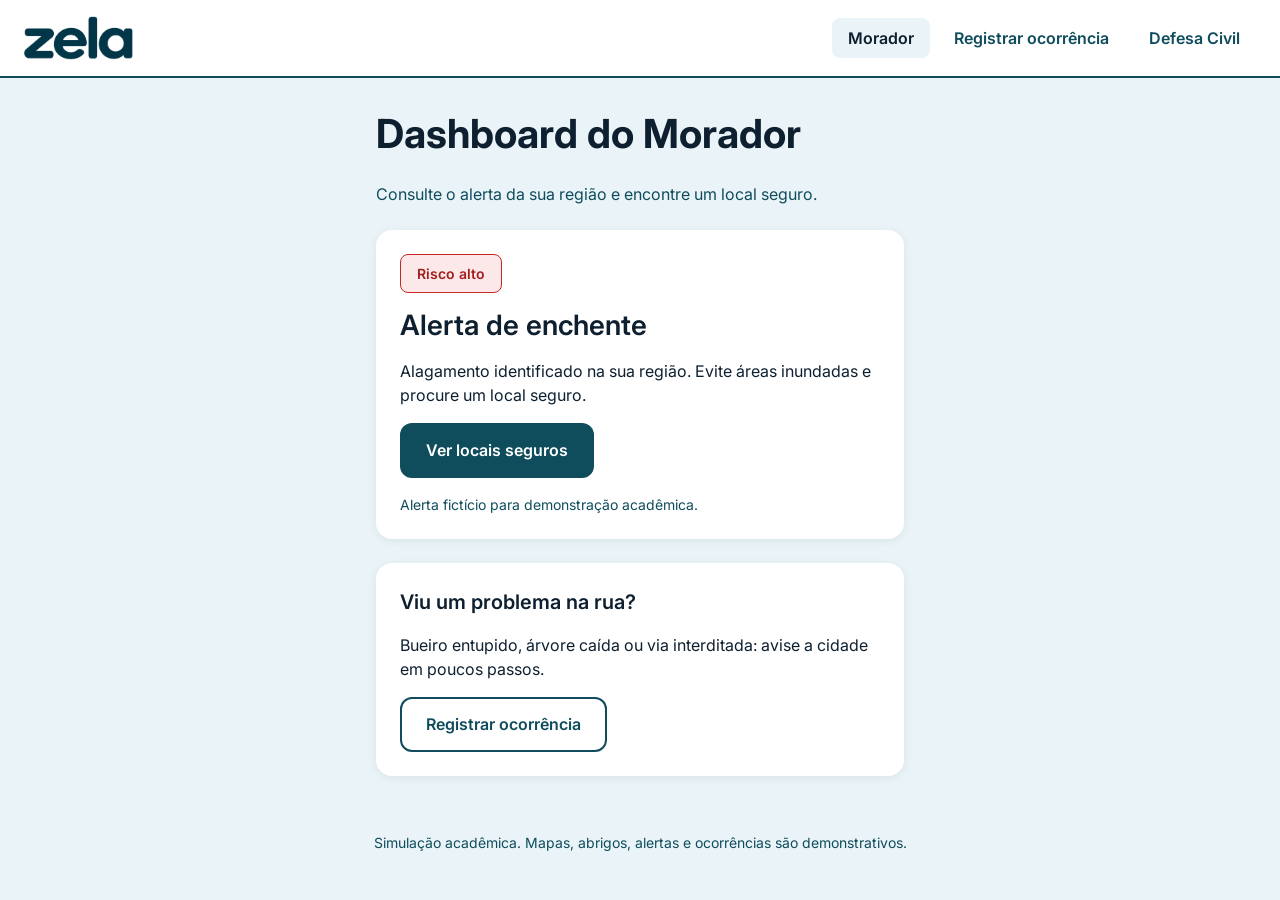
<file: código/index.html>
<!DOCTYPE html>
<html lang="pt-br">
<head>
    <meta charset="UTF-8">
    <meta name="viewport" content="width=device-width, initial-scale=1.0">
    <title>ZELA - Dashboard do Morador</title>
    <link href="https://fonts.googleapis.com/css2?family=Inter:wght@400;600;700&display=swap" rel="stylesheet">
    <link rel="stylesheet" href="css/style.css">
    <link rel="stylesheet" href="css/componentes.css">
</head>
<body>

    <header class="cabecalho">
        <a href="index.html" class="cabecalho__marca">
            <img src="img/logo-zela.png" alt="ZELA - página inicial" class="cabecalho__logo">
        </a>

        <nav class="cabecalho__navegacao">
            <a href="index.html" class="cabecalho__link" aria-current="page">Morador</a>
            <a href="ocorrencia.html" class="cabecalho__link">Registrar ocorrência</a>
            <a href="autoridade.html" class="cabecalho__link">Defesa Civil</a>
        </nav>
    </header>

    <main class="pagina">

        <h1 class="pagina__titulo">Dashboard do Morador</h1>
        <p class="pagina__descricao">Consulte o alerta da sua região e encontre um local seguro.</p>

        <article class="card-alerta" aria-labelledby="titulo-alerta">

            <p class="selo selo--risco-alto">Risco alto</p>

            <h2 class="card-alerta__titulo" id="titulo-alerta">Alerta de enchente</h2>

            <p class="card-alerta__mensagem">
                Alagamento identificado na sua região. Evite áreas inundadas
                e procure um local seguro.
            </p>

            <a href="local-seguro.html" class="botao botao--primario">Ver locais seguros</a>

            <p class="card-alerta__aviso">Alerta fictício para demonstração acadêmica.</p>
        </article>

        <section class="atalhos" aria-labelledby="titulo-atalhos">
            <h2 class="atalhos__titulo" id="titulo-atalhos">Viu um problema na rua?</h2>
            <p class="atalhos__descricao">
                Bueiro entupido, árvore caída ou via interditada: avise a cidade em poucos passos.
            </p>
            <a href="ocorrencia.html" class="botao botao--secundario">Registrar ocorrência</a>
        </section>

    </main>

    <footer class="rodape">
        <p>Simulação acadêmica. Mapas, abrigos, alertas e ocorrências são demonstrativos.</p>
    </footer>

</body>
</html>
</file>
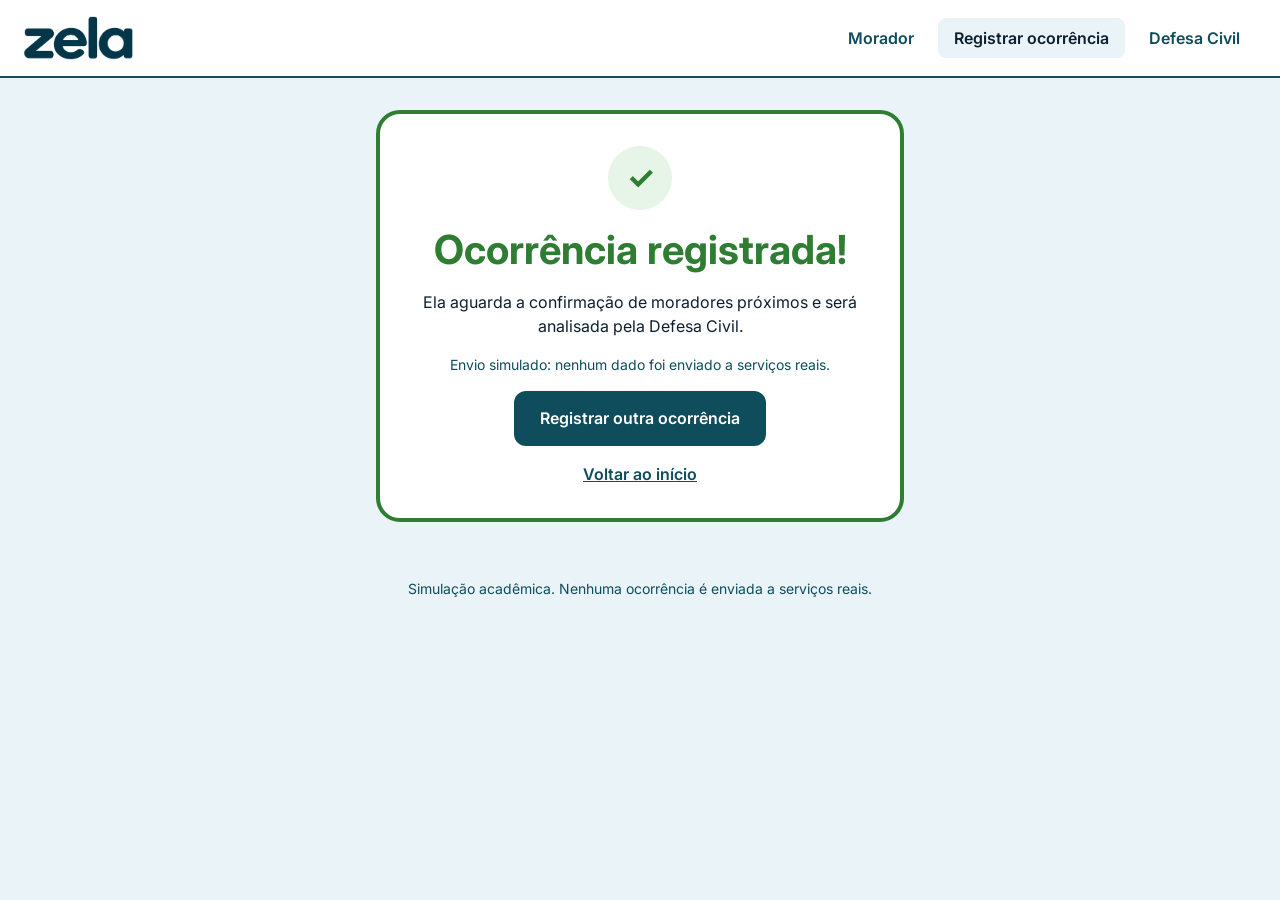
<file: código/confirmacao.html>
<!DOCTYPE html>
<html lang="pt-br">
<head>
    <meta charset="UTF-8">
    <meta name="viewport" content="width=device-width, initial-scale=1.0">
    <title>ZELA - Ocorrência registrada</title>
    <link href="https://fonts.googleapis.com/css2?family=Inter:wght@400;600;700&display=swap" rel="stylesheet">
    <link rel="stylesheet" href="css/style.css">
    <link rel="stylesheet" href="css/componentes.css">
</head>
<body>

    <header class="cabecalho">
        <a href="index.html" class="cabecalho__marca">
            <img src="img/logo-zela.png" alt="ZELA - página inicial" class="cabecalho__logo">
        </a>

        <nav class="cabecalho__navegacao">
            <a href="index.html" class="cabecalho__link">Morador</a>

            <a href="ocorrencia.html" class="cabecalho__link" aria-current="page">Registrar ocorrência</a>
            <a href="autoridade.html" class="cabecalho__link">Defesa Civil</a>
        </nav>
    </header>

    <main class="pagina">

        <section class="banner banner--sucesso">
            <p class="banner__icone" aria-hidden="true">✓</p>

            <h1 class="banner__titulo">Ocorrência registrada!</h1>

            <p class="banner__mensagem">
                Ela aguarda a confirmação de moradores próximos e será analisada pela Defesa Civil.
            </p>

            <p class="banner__aviso">
                Envio simulado: nenhum dado foi enviado a serviços reais.
            </p>

            <div class="banner__acoes">
                <a href="ocorrencia.html" class="botao botao--primario">Registrar outra ocorrência</a>
                <a href="index.html" class="link">Voltar ao início</a>
            </div>
        </section>

    </main>

    <footer class="rodape">
        <p>Simulação acadêmica. Nenhuma ocorrência é enviada a serviços reais.</p>
    </footer>

</body>
</html>
</file>
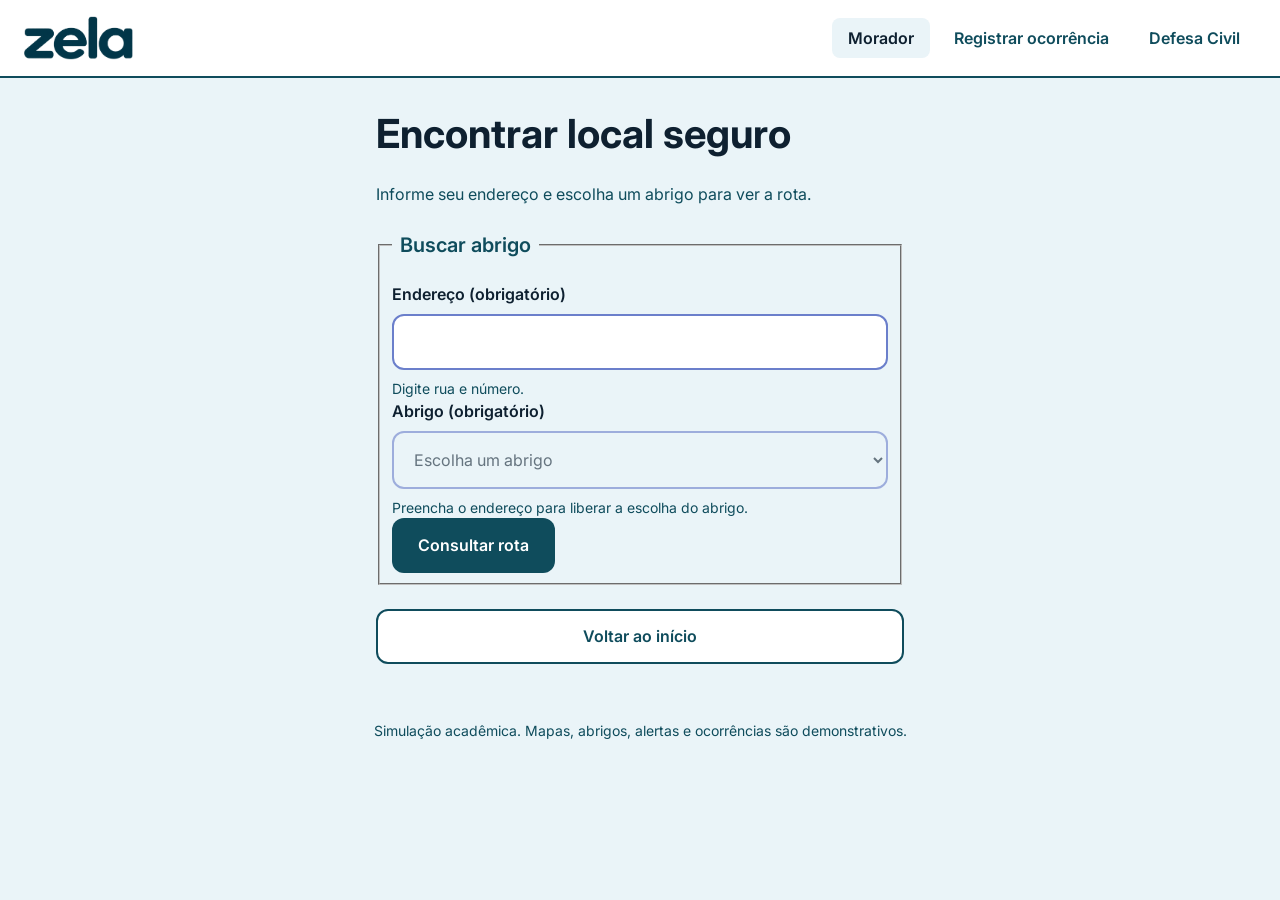
<file: código/local-seguro.html>
<!DOCTYPE html>
<html lang="pt-br">
<head>
    <meta charset="UTF-8">
    <meta name="viewport" content="width=device-width, initial-scale=1.0">
    <title>ZELA - Local seguro</title>
    <link href="https://fonts.googleapis.com/css2?family=Inter:wght@400;600;700&display=swap" rel="stylesheet">
    <link rel="stylesheet" href="css/style.css">
    <link rel="stylesheet" href="css/componentes.css">
    <script src="js/local-seguro.js" defer></script>
</head>
<body>

    <header class="cabecalho">
        <a href="index.html" class="cabecalho__marca">
            <img src="img/logo-zela.png" alt="ZELA - página inicial" class="cabecalho__logo">
        </a>

        <nav class="cabecalho__navegacao">
            <a href="index.html" class="cabecalho__link" aria-current="page">Morador</a>
            <a href="ocorrencia.html" class="cabecalho__link">Registrar ocorrência</a>
            <a href="autoridade.html" class="cabecalho__link">Defesa Civil</a>
        </nav>
    </header>

    <main class="pagina">

        <h1 class="pagina__titulo">Encontrar local seguro</h1>
        <p class="pagina__descricao">Informe seu endereço e escolha um abrigo para ver a rota.</p>

        <!-- [FALTA] Painel de Busca (componente composto) – Frente E (integração): CSS do .painel-busca e .painel-busca__grupo com os 6 estados + js/local-seguro.js -->
        <form class="painel-busca" id="painel-busca" novalidate>
            <fieldset class="painel-busca__grupo" id="grupo-busca">
                <legend class="grupo__titulo">Buscar abrigo</legend>

                <p class="painel-busca__erro" id="erro-geral" aria-live="polite"></p>

                <!-- [PRONTO] Campo de Texto – Frente B: HTML e CSS com os 6 estados -->
                <div class="campo" id="campo-endereco">
                    <label for="endereco" class="campo__rotulo">Endereço (obrigatório)</label>
                    <input type="text" id="endereco" name="endereco" class="campo__entrada"
                        aria-describedby="ajuda-endereco erro-endereco">
                    <p class="campo__ajuda" id="ajuda-endereco">Digite rua e número.</p>
                    <p class="campo__erro" id="erro-endereco" aria-live="polite"></p>
                </div>

                <!-- [PRONTO] Campo de Seleção – Frente B: HTML e CSS com os 6 estados -->
                <div class="campo" id="campo-abrigo">
                    <label for="abrigo" class="campo__rotulo">Abrigo (obrigatório)</label>
                    <select id="abrigo" name="abrigo" class="campo__entrada campo__selecao"
                        aria-describedby="ajuda-abrigo erro-abrigo" disabled>
                        <option value="">Escolha um abrigo</option>
                        <option value="a">Abrigo A</option>
                        <option value="b">Abrigo B</option>
                    </select>
                    <p class="campo__ajuda" id="ajuda-abrigo">Preencha o endereço para liberar a escolha do abrigo.</p>
                    <p class="campo__erro" id="erro-abrigo" aria-live="polite"></p>
                </div>

                <!-- [AJUSTE] Botão – Frente A -->
                <button type="submit" class="botao botao--primario" id="botao-consultar">Consultar rota</button>
            </fieldset>
        </form>

        <section class="resultado" id="resultado" aria-labelledby="titulo-resultado" hidden>
            <h2 id="titulo-resultado">Rota até o abrigo</h2>

            <!-- [FALTA] Card de Local Seguro – Frente C -->

            <!-- [FALTA] Mapa Demonstrativo – Frente E (integração) -->
        </section>

        <a href="index.html" class="botao botao--secundario">Voltar ao início</a>

    </main>

    <footer class="rodape">
        <p>Simulação acadêmica. Mapas, abrigos, alertas e ocorrências são demonstrativos.</p>
    </footer>

</body>
</html>
</file>
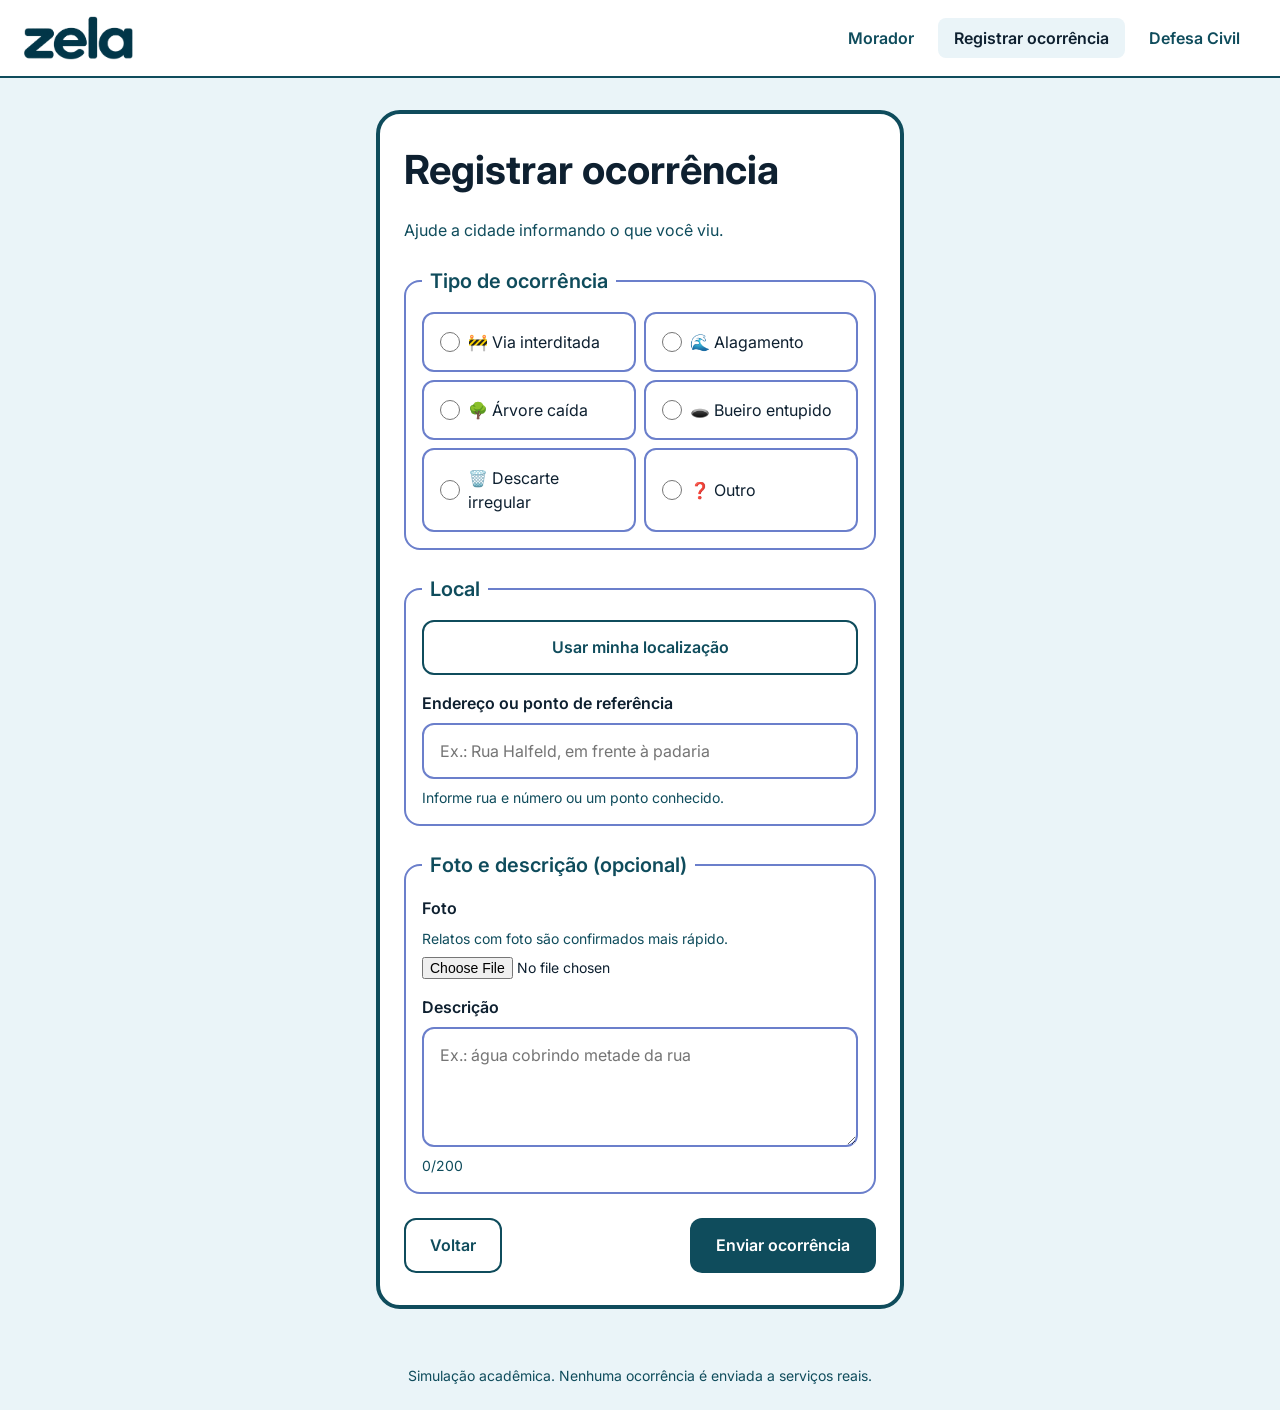
<file: código/ocorrencia.html>
<!DOCTYPE html>
<html lang="pt-br">
<head>
    <meta charset="UTF-8">
    <meta name="viewport" content="width=device-width, initial-scale=1.0">
    <title>ZELA - Registrar ocorrência</title>
    <link href="https://fonts.googleapis.com/css2?family=Inter:wght@400;600;700&display=swap" rel="stylesheet">
    <link rel="stylesheet" href="css/style.css">
    <link rel="stylesheet" href="css/componentes.css">
    <script src="js/ocorrencia.js" defer></script>
</head>
<body>
    <header class="cabecalho">
        <a href="index.html" class="cabecalho__marca">
            <img src="img/logo-zela.png" alt="ZELA - página inicial" class="cabecalho__logo">
        </a>

        <nav class="cabecalho__navegacao">
            <a href="index.html" class="cabecalho__link">Morador</a>
            <a href="ocorrencia.html" class="cabecalho__link" aria-current="page">Registrar ocorrência</a>
            <a href="autoridade.html" class="cabecalho__link">Defesa Civil</a>
        </nav>
    </header>

    <main class="pagina">

        <form class="formulario" action="confirmacao.html" method="get"
            novalidate onsubmit="return validarFormulario()">

            <h1 class="formulario__titulo">Registrar ocorrência</h1>
            <p class="formulario__subtitulo">Ajude a cidade informando o que você viu.</p>

            <fieldset class="grupo" id="grupo-tipo">
                <legend class="grupo__titulo">Tipo de ocorrência</legend>

                <div class="opcoes">
                    <div class="opcao">
                        <input type="radio" id="tipo-via" name="tipo" value="via_interditada" class="opcao__entrada" required>
                        <label for="tipo-via" class="opcao__rotulo"><span aria-hidden="true">🚧</span> Via interditada</label>
                    </div>
                    <div class="opcao">
                        <input type="radio" id="tipo-alagamento" name="tipo" value="alagamento" class="opcao__entrada">
                        <label for="tipo-alagamento" class="opcao__rotulo"><span aria-hidden="true">🌊</span> Alagamento</label>
                    </div>
                    <div class="opcao">
                        <input type="radio" id="tipo-arvore" name="tipo" value="arvore_caida" class="opcao__entrada">
                        <label for="tipo-arvore" class="opcao__rotulo"><span aria-hidden="true">🌳</span> Árvore caída</label>
                    </div>
                    <div class="opcao">
                        <input type="radio" id="tipo-bueiro" name="tipo" value="bueiro_entupido" class="opcao__entrada">
                        <label for="tipo-bueiro" class="opcao__rotulo"><span aria-hidden="true">🕳️</span> Bueiro entupido</label>
                    </div>
                    <div class="opcao">
                        <input type="radio" id="tipo-descarte" name="tipo" value="descarte_irregular" class="opcao__entrada">
                        <label for="tipo-descarte" class="opcao__rotulo"><span aria-hidden="true">🗑️</span> Descarte irregular</label>
                    </div>
                    <div class="opcao">
                        <input type="radio" id="tipo-outro" name="tipo" value="outro" class="opcao__entrada">
                        <label for="tipo-outro" class="opcao__rotulo"><span aria-hidden="true">❓</span> Outro</label>
                    </div>
                </div>

                <p class="campo__erro" id="erro-tipo"></p>
            </fieldset>

            <fieldset class="grupo">
                <legend class="grupo__titulo">Local</legend>

                <button type="button" class="botao botao--secundario" id="botao-localizacao"
                    onclick="usarLocalizacao()">
                    Usar minha localização
                </button>

                <div class="campo" id="campo-endereco">
                    <label for="endereco" class="campo__rotulo">Endereço ou ponto de referência</label>
                    <input type="text" id="endereco" name="endereco" class="campo__entrada"
                        placeholder="Ex.: Rua Halfeld, em frente à padaria"
                        aria-describedby="ajuda-endereco erro-endereco" required>
                    <p class="campo__ajuda" id="ajuda-endereco">Informe rua e número ou um ponto conhecido.</p>
                    <p class="campo__erro" id="erro-endereco"></p>
                </div>
            </fieldset>

            <fieldset class="grupo">
                <legend class="grupo__titulo">Foto e descrição (opcional)</legend>

                <div class="campo" id="campo-foto">
                    <label for="foto" class="campo__rotulo">Foto</label>
                    <p class="campo__ajuda" id="ajuda-foto">Relatos com foto são confirmados mais rápido.</p>
                    <input type="file" id="foto" name="foto" accept="image/*" class="campo__arquivo"
                        aria-describedby="ajuda-foto erro-foto">
                    <p class="campo__erro" id="erro-foto"></p>
                </div>

                <div class="campo">
                    <label for="descricao" class="campo__rotulo">Descrição</label>

                    <textarea id="descricao" name="descricao" maxlength="200" class="campo__entrada campo__entrada--longa"
                        placeholder="Ex.: água cobrindo metade da rua"
                        aria-describedby="contador-descricao erro-descricao"
                        oninput="atualizarContador()"></textarea>

                    <p class="campo__ajuda" id="contador-descricao">0/200</p>
                    <p class="campo__erro" id="erro-descricao"></p>
                </div>
            </fieldset>

            <p class="formulario__erro-geral" id="erro-geral"></p>

            <div class="formulario__acoes">
                <a href="index.html" class="botao botao--secundario">Voltar</a>
                <button type="submit" class="botao botao--primario" id="botao-enviar">Enviar ocorrência</button>
            </div>
        </form>

    </main>

    <footer class="rodape">
        <p>Simulação acadêmica. Nenhuma ocorrência é enviada a serviços reais.</p>
    </footer>

</body>
</html>
</file>
<file: código/css/style.css>
/*tokens, base da página, layout e cabeçalho*/

* {
    box-sizing: border-box;
}

body {
    margin: 0;
    font-family: "Inter", Arial, sans-serif;  
    font-size: 16px;           
    color: #0E2030;               
    background-color: #EAF4F8;             
    line-height: 1.5;                        
}

/* ---------- CABEÇALHO  ---------- */

.cabecalho {
    display: flex;
    flex-wrap: wrap;                
    align-items: center;
    justify-content: space-between;
    gap: 16px;
    padding: 16px 24px;
    background-color: #FFFFFF;
    border-bottom: 2px solid #0F4C5C;
}

.cabecalho__marca {
    display: flex;
    align-items: center;
}

.cabecalho__logo {
    height: 44px;
    width: auto;                     
    display: block;
}

.cabecalho__navegacao {
    display: flex;
    flex-wrap: wrap;
    gap: 8px;
}

.cabecalho__link {
    color: #0F4C5C;
    font-size: 16px;
    font-weight: 600;
    text-decoration: none;
    padding: 8px 16px;
    border-radius: 8px;            
}

.cabecalho__link:hover {
    background-color: #EAF4F8;
}

.cabecalho__link:focus {
    outline: 3px solid #6B7FCB;
    outline-offset: 2px;
}

.cabecalho__link[aria-current="page"] {
    background-color: #EAF4F8;
    color: #0E2030;
}

/* ---------- ÁREA PRINCIPAL ---------- */

.pagina {
    max-width: 560px;
    margin: 0 auto;                
    padding: 32px 16px;
    display: flex;
    flex-direction: column;
    gap: 24px;
}

.pagina__titulo {
    font-size: 40px;                
    font-weight: 700;
    line-height: 1.2;
    margin: 0;
}

.pagina__descricao {
    color: #0F4C5C;
    margin: 0;
}

/* ---------- RODAPÉ ---------- */

.rodape {
    padding: 24px 16px;
    text-align: center;
    font-size: 14px;               
    color: #0F4C5C;
}

.rodape p {
    margin: 0;
}
</file>
<file: código/css/componentes.css>
/*botões, campos, seleção, card e banners, com os estados*/

.botao {
    display: inline-block;       
    font-family: inherit;         
    font-size: 16px;          
    font-weight: 600;
    line-height: 1.2;
    text-align: center;
    text-decoration: none;        
    padding: 16px 24px;          
    border: 2px solid transparent;
    border-radius: 12px;           
    cursor: pointer;
}

.botao--primario {
    background-color: #0F4C5C;
    color: #FFFFFF;
}

.botao--primario:hover {
    background-color: #0E2030;
}

.botao--secundario {
    background-color: #FFFFFF;
    border-color: #0F4C5C;
    color: #0F4C5C;
}

.botao--secundario:hover {
    background-color: #EAF4F8;
}

.botao--emergencia {
    background-color: #C62828;
    color: #FFFFFF;
    font-size: 18px;            
}

.botao--emergencia:hover {
    border-color: #0E2030;
}

/* ERROR */
.botao--erro {
    background-color: #FFFFFF;
    border-color: #C62828;
    color: #C62828;
}

.botao--erro:hover {
    background-color: #EAF4F8;
}

/* FOCUS */
.botao:focus {
    outline: 3px solid #6B7FCB;
    outline-offset: 4px;
}

/* ACTIVE */
.botao:active {
    transform: scale(0.96);
}

/* DISABLED */
.botao:disabled {
    opacity: 0.5;
    cursor: not-allowed;
    transform: none;
}

/* ---------- LINK SIMPLES ---------- */

.link {
    color: #0F4C5C;
    font-weight: 600;
}

.link:hover {
    color: #0E2030;
}

.link:focus {
    outline: 3px solid #6B7FCB;
    outline-offset: 2px;
}

/* ---------- SELO (nível de risco e status) ---------- */

.selo {
    display: inline-block;
    margin: 0;
    padding: 8px 16px;
    border-radius: 8px;
    border: 1px solid;
    font-size: 14px;
    font-weight: 600;
}

.selo--risco-baixo {
    background-color: #FFF8DB;
    color: #705400;
    border-color: #F9A825;
}

.selo--risco-moderado {
    background-color: #FFF0DC;
    color: #9A4500;
    border-color: #EF6C00;
}

.selo--risco-alto {
    background-color: #FCE8E8;
    color: #A31E1E;
    border-color: #C62828;
}

.selo--seguro {
    background-color: #E7F5E8;
    color: #2E7D32;
    border-color: #2E7D32;
}

/* ---------- CARD DE ALERTA ---------- */

.card-alerta {
    background-color: #FFFFFF;
    border-radius: 16px;        
    padding: 24px;
    box-shadow: 0 2px 8px rgba(14, 32, 48, 0.08);  
    display: flex;
    flex-direction: column;
    align-items: flex-start;   
    gap: 16px;
}

.card-alerta__titulo {
    font-size: 28px;             
    font-weight: 600;
    line-height: 1.2;
    margin: 0;
}

.card-alerta__mensagem {
    margin: 0;
}

.card-alerta__aviso {
    font-size: 14px;
    color: #0F4C5C;
    margin: 0;
}

/* ---------- ATALHOS (bloco do dashboard) ---------- */

.atalhos {
    background-color: #FFFFFF;
    border-radius: 16px;
    padding: 24px;
    box-shadow: 0 2px 8px rgba(14, 32, 48, 0.08);
    display: flex;
    flex-direction: column;
    align-items: flex-start;
    gap: 16px;
}

.atalhos__titulo {
    font-size: 20px;            
    font-weight: 600;
    margin: 0;
}

.atalhos__descricao {
    margin: 0;
}

/* ---------- FORMULÁRIO ---------- */

.formulario {
    background-color: #FFFFFF;
    border: 4px solid #0F4C5C;     
    border-radius: 24px;        
    padding: 32px 24px;
    display: flex;
    flex-direction: column;
    gap: 24px;
}

.formulario__titulo {
    font-size: 40px;
    font-weight: 700;
    line-height: 1.2;
    margin: 0;
}

.formulario__subtitulo {
    color: #0F4C5C;
    margin: 0;
}

.formulario__acoes {
    display: flex;
    flex-wrap: wrap;
    justify-content: space-between;
    gap: 16px;
}

.formulario__erro-geral {
    color: #C62828;
    font-size: 14px;
    font-weight: 600;
    margin: 0;
}

/* ---------- GRUPO DE CAMPOS (fieldset) ---------- */

.grupo {
    border: 2px solid #6B7FCB;
    border-radius: 16px;
    padding: 16px;
    margin: 0;
    min-width: 0;      
    display: flex;
    flex-direction: column;
    gap: 16px;
}

.grupo__titulo {
    font-size: 20px;             
    font-weight: 600;
    color: #0F4C5C;
    padding: 0 8px;
}

/* ---------- SELEÇÃO EM CARDS  ---------- */

.opcoes {
    display: grid;
    grid-template-columns: repeat(2, 1fr);
    gap: 8px;
}

.opcao {
    display: flex;
    align-items: center;
    border: 2px solid #6B7FCB;
    border-radius: 12px;
    background-color: #FFFFFF;
}

.opcao__entrada {
    margin: 0 0 0 16px;      
    width: 20px;
    height: 20px;
    flex-shrink: 0;      
}

.opcao__rotulo {
    flex: 1;            
    padding: 16px 16px 16px 8px;
    cursor: pointer;
}

/* HOVER */
.opcao:hover {
    border-color: #0F4C5C;
}

/* FOCUS */
.opcao:has(.opcao__entrada:focus) {
    outline: 3px solid #6B7FCB;
    outline-offset: 2px;
}

/* ACTIVE (selecionado) */
.opcao:has(.opcao__entrada:checked) {
    border-color: #0F4C5C;
    background-color: #EAF4F8;
    font-weight: 600;
}

/* DISABLED */
.opcao:has(.opcao__entrada:disabled) {
    opacity: 0.5;
    cursor: not-allowed;
}

/* ERROR */
.grupo--erro {
    border-color: #C62828;
}

.grupo--erro .opcao {
    border-color: #C62828;
}

/* ---------- CAMPO DE TEXTO ---------- */

.campo {
    display: flex;
    flex-direction: column;
    gap: 8px;
}

.campo__rotulo {
    font-weight: 600;
}

.campo__entrada {
    font-family: inherit;
    font-size: 16px;
    color: #0E2030;
    padding: 16px;
    border: 2px solid #6B7FCB;
    border-radius: 12px;
    background-color: #FFFFFF;
    width: 100%;
}

.campo__entrada--longa {
    height: 120px;
    resize: vertical;       
}

/* HOVER */
.campo__entrada:hover {
    border-color: #0F4C5C;
}

/* FOCUS */
.campo__entrada:focus {
    border-color: #0F4C5C;
    outline: 3px solid #6B7FCB;
    outline-offset: 2px;
}

/* ACTIVE */
.campo__entrada:active {
    background-color: #EAF4F8;
}

/* DISABLED */
.campo__entrada:disabled {
    background-color: #EAF4F8;
    opacity: 0.6;
    cursor: not-allowed;
}

/* ERROR */
.campo--erro .campo__entrada {
    border-color: #C62828;
}

/* Corrige o hover para não reagir quando o campo está desabilitado */
.campo__entrada:disabled:hover {
    border-color: #6B7FCB;
}

/* ERROR: também reage ao aria-invalid */
.campo__entrada[aria-invalid="true"] {
    border-color: #C62828;
}

/* ---------- CAMPO DE SELEÇÃO ---------- */

.campo__selecao {
    cursor: pointer;
}

/* ACTIVE: lista aberta */
.campo__selecao:active {
    border-color: #0F4C5C;
}

.campo__ajuda {
    font-size: 14px;          
    color: #0F4C5C;
    margin: 0;
}

.campo__erro {
    font-size: 14px;
    font-weight: 600;
    color: #C62828;
    margin: 0;
}

.campo__erro:empty,
.formulario__erro-geral:empty {
    display: none;
}

.campo__arquivo {
    font-family: inherit;
    font-size: 14px;
}

.campo__arquivo:focus {
    outline: 3px solid #6B7FCB;
    outline-offset: 2px;
}

/* ---------- BANNER DE FEEDBACK (confirmação) ---------- */

.banner {
    background-color: #FFFFFF;
    border-radius: 24px;
    padding: 32px 24px;
    display: flex;
    flex-direction: column;
    align-items: center;
    gap: 16px;
    text-align: center;
}

.banner--sucesso {
    border: 4px solid #2E7D32;     
}

.banner__icone {
    display: flex;
    justify-content: center;
    align-items: center;
    width: 64px;
    height: 64px;
    margin: 0;
    border-radius: 50%;
    background-color: #E7F5E8;
    color: #2E7D32;
    font-size: 32px;
    font-weight: 700;
}

.banner__titulo {
    font-size: 40px;
    font-weight: 700;
    line-height: 1.2;
    color: #2E7D32;    
    margin: 0;
}

.banner__mensagem {
    margin: 0;
}

.banner__aviso {
    font-size: 14px;
    color: #0F4C5C;
    margin: 0;
}

.banner__acoes {
    display: flex;
    flex-direction: column;
    align-items: center;
    gap: 16px;
}
</file>
